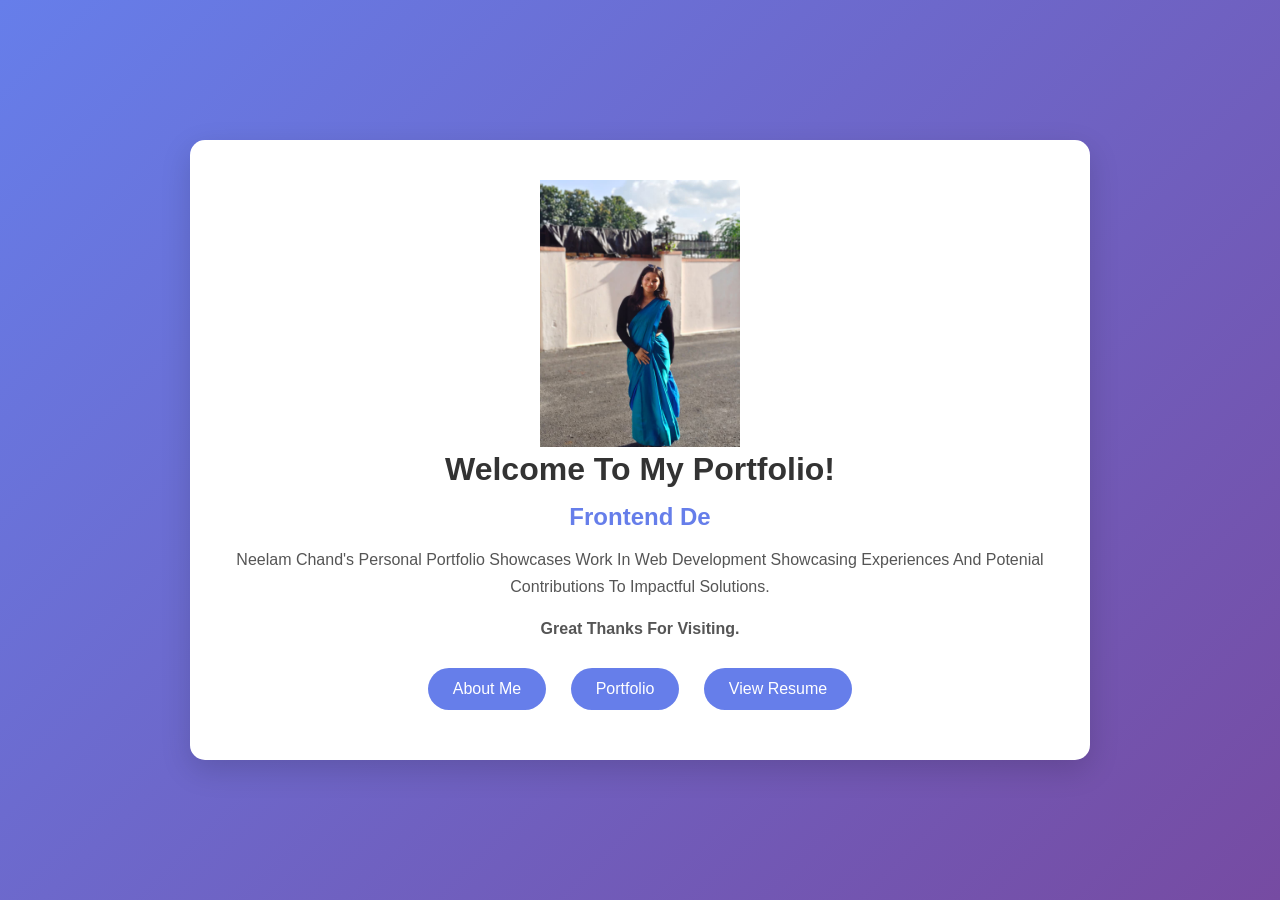
<file: index.html>
<!DOCTYPE html>
<html lang="en">
<head>
<meta charset="UTF-8">
<meta name="viewport" content="width=device-width, initial-scale=1.0">
<title>My Portfolio</title>
<link rel="stylesheet" href="style.css">
</head>

<body>

<div class="container">

<img src="myphoto.jpg" alt="My Photo" width ="200">

<h1>Welcome To My Portfolio!</h1>

<h2 id="typing"></h2>

<p>
Neelam Chand's Personal Portfolio 
Showcases Work In Web Development
Showcasing Experiences And Potenial 
Contributions To Impactful Solutions.
</p>
<p>
    <b> Great Thanks For Visiting.</b> 

</p>

<div class="buttons">
<a href="about.html" class="btn">About Me</a>
<a href="portfolio.html" class="btn">Portfolio</a>
<a href="resume.html" class ="btn">View Resume</a>
</div>

</div>

<script>
const text = "Frontend Developer";
let i = 0;

function typeWriter() {
    if(i < text.length){
        document.getElementById("typing").innerHTML += text.charAt(i);
        i++;
        setTimeout(typeWriter,100);
    }
}

typeWriter();
</script>

</body>
</html>
</file>
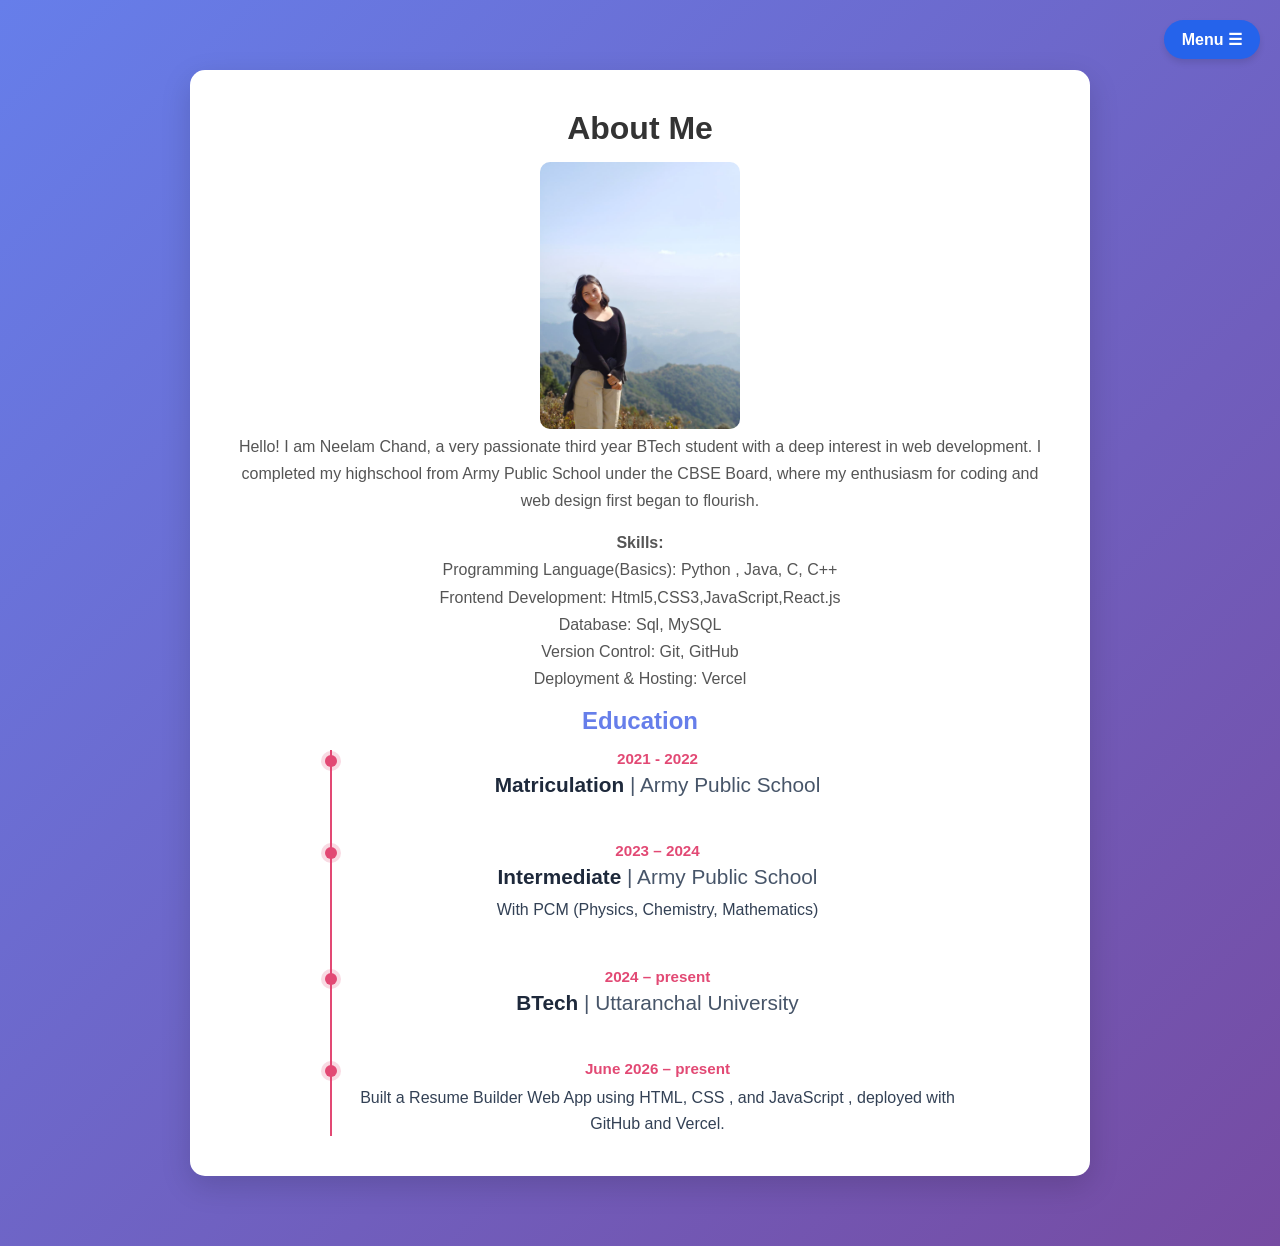
<file: about.html>
<!DOCTYPE html>
<html lang="en">
<head>
<meta charset="UTF-8">
<meta name="viewport" content="width=device-width, initial-scale=1.0">
<title>About Me</title>
<link rel="stylesheet" href="style.css">
</head>

<body>
<!-- === TOP RIGHT DROPDOWN MENU === -->
  <div class="custom-dropdown" style="position: absolute; top: 20px; right: 20px; z-index: 1000; font-family: sans-serif;">
    <!-- The main action button -->
    <button id="menuBtn" onclick="toggleDropdown(event)" style="background-color: #2563eb; color: white; padding: 10px 18px; border: none; border-radius: 25px; font-weight: 600; cursor: pointer; font-size: 1rem; display: flex; align-items: center; gap: 8px; box-shadow: 0 4px 6px rgba(0,0,0,0.1);">
      Menu ☰
    </button>
    
    <!-- The hidden menu options container -->
    <div id="myDropdown" style="display: none; position: absolute; right: 0; top: 45px; background-color: white; min-width: 180px; box-shadow: 0px 8px 16px rgba(0,0,0,0.15); border-radius: 8px; overflow: hidden; border: 1px solid #e2e8f0;">
      <a href="resume.pdf" download style="color: #334155; padding: 12px 16px; text-decoration: none; display: block; font-size: 0.95rem; font-weight: 500; transition: background 0.2s;" onmouseover="this.style.backgroundColor='#f1f5f9'" onmouseout="this.style.backgroundColor='transparent'">Download Resume</a>
      <a href="contact.html" style="color: #334155; padding: 12px 16px; text-decoration: none; display: block; font-size: 0.95rem; font-weight: 500; transition: background 0.2s;" onmouseover="this.style.backgroundColor='#f1f5f9'" onmouseout="this.style.backgroundColor='transparent'">Contact Me</a>
      <a href="index.html" style="color: #334155; padding: 12px 16px; text-decoration: none; display: block; font-size: 0.95rem; font-weight: 500; border-top: 1px solid #e2e8f0; transition: background 0.2s;" onmouseover="this.style.backgroundColor='#f1f5f9'" onmouseout="this.style.backgroundColor='transparent'">Back Home</a>
    </div>
  </div>
<div class="container">
<h1>About Me</h1>

<!-- PROFILE IMAGE -->
<img src="about.jpg" alt="My Photo" class="about-img">

<p>
Hello! I am Neelam Chand, a very passionate third year BTech student with a deep interest in web development.
I completed my highschool from Army Public School under the CBSE Board, where my enthusiasm for coding and web 
design first began to flourish.
</p>

<p>
<b> Skills: </b><br>
Programming Language(Basics): Python , Java, C, C++
<br>
Frontend Development: Html5,CSS3,JavaScript,React.js
<br>
Database: Sql, MySQL<br>
Version Control: Git, GitHub <br>
Deployment & Hosting: Vercel <br>
</p>
<section>
<h2> Education</h2>
<div id="education" class="timeline-container active">
  
  <div class="timeline-item">
    <div class="timeline-dot"></div>
    <div class="timeline-content">
      <div class="timeline-date">2021 - 2022</div>
      <h3 class="timeline-title">Matriculation <span class="timeline-org">| Army Public School</span></h3>
    </div>
  </div>

  <div class="timeline-item">
    <div class="timeline-dot"></div>
    <div class="timeline-content">
      <div class="timeline-date">2023 – 2024</div>
      <h3 class="timeline-title">Intermediate <span class="timeline-org">| Army Public School</span></h3>
      <p class="timeline-text">
        With PCM (Physics, Chemistry, Mathematics)
      </p>
    </div>
  </div>

  <div class="timeline-item">
    <div class="timeline-dot"></div>
    <div class="timeline-content">
      <div class="timeline-date">2024 – present</div>
      <h3 class="timeline-title">BTech <span class="timeline-org">| Uttaranchal University</span></h3>
      <p class="timeline-text">
        
      </p>
    </div>
  </div>

      <div class="timeline-item">
        <div class="timeline-dot"></div>
        <div class="timeline-content">
          <div class="timeline-date">June 2026 – present</div>
          <h3 class="timeline-title"> <span class="timeline-org"></span></h3>
          <p class="timeline-text">
            Built a Resume Builder Web App using HTML, CSS , and JavaScript , deployed with GitHub and Vercel.
          </p>
        </div>
      </div>

    </div>
</div>
</section>
<br><br>
<script>
  // Simplified Dropdown Toggle
  function toggleDropdown(event) {
    event.stopPropagation(); // Stops page click events from firing simultaneously
    const dropdown = document.getElementById("myDropdown");
    
    if (dropdown.style.display === "none" || dropdown.style.display === "") {
      dropdown.style.display = "block";
    } else {
      dropdown.style.display = "none";
    }
  }

  // Closes the menu frame instantly if you click anywhere else on the browser page
  document.addEventListener("click", function(event) {
    const dropdown = document.getElementById("myDropdown");
    const menuBtn = document.getElementById("menuBtn");
    
    if (dropdown && event.target !== menuBtn) {
      dropdown.style.display = "none";
    }
  });

  // Timeline Switcher Script
  function switchTl(event, index) {
    const eduBtn = document.getElementById('eduBtn');
    const expBtn = document.getElementById('expBtn');
    const track = document.getElementById('tlTrack');
    
    if (index === 0) {
      eduBtn.style.color = '#e24974';
      eduBtn.style.borderBottom = '3px solid #e24974';
      expBtn.style.color = '#94a3b8';
      expBtn.style.borderBottom = '3px solid transparent';
      track.style.transform = 'translateX(0%)';
    } else {
      expBtn.style.color = '#e24974';
      expBtn.style.borderBottom = '3px solid #e24974';
      eduBtn.style.color = '#94a3b8';
      eduBtn.style.borderBottom = '3px solid transparent';
      track.style.transform = 'translateX(-50%)';
    }
  }
</script>

</body>
</html>
</file>
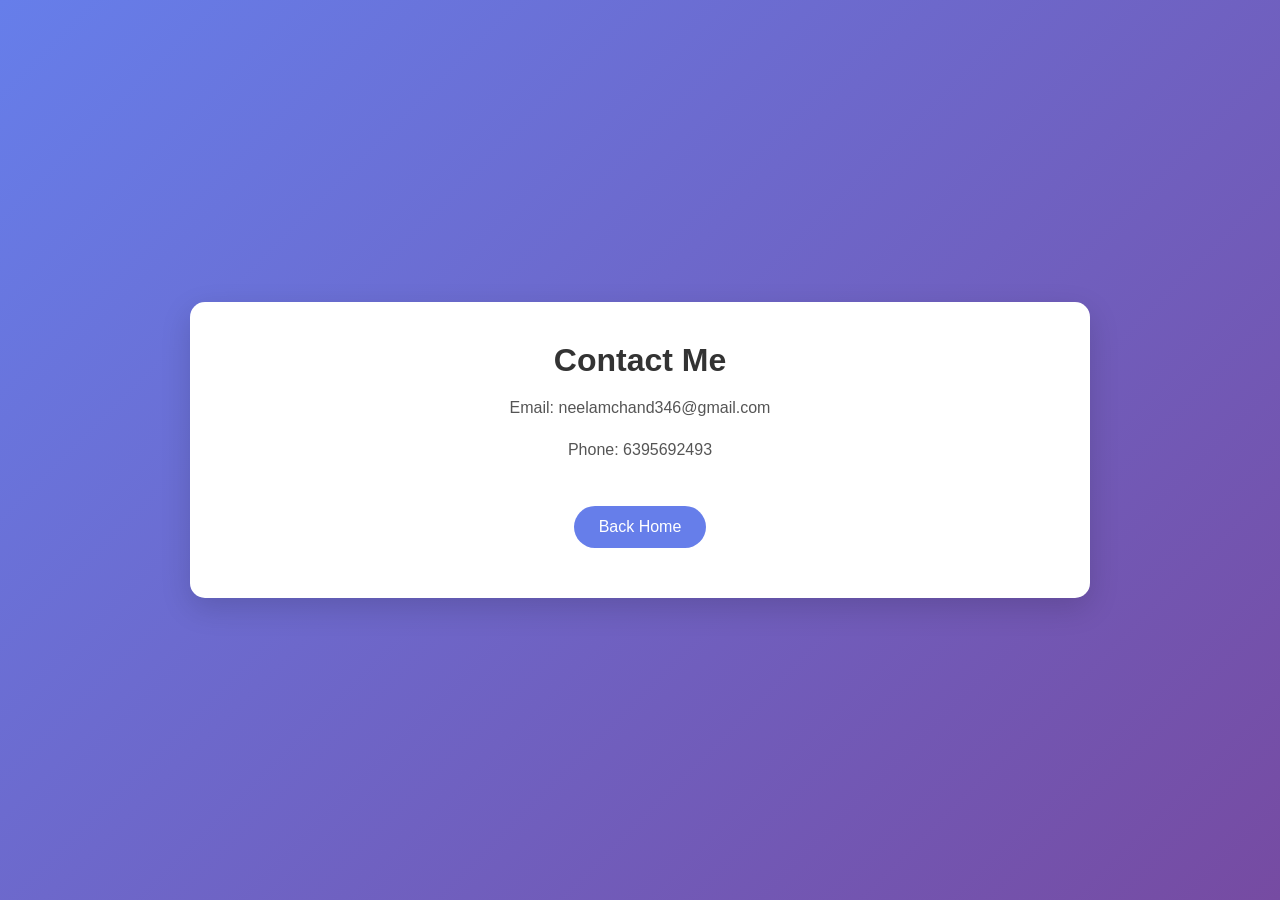
<file: contact.html>
<!DOCTYPE html>
<html lang="en">
<head>
<meta charset="UTF-8">
<meta name="viewport" content="width=device-width, initial-scale=1.0">
<title>Contact Me</title>
<link rel="stylesheet" href="style.css">
</head>

<body>

<div class="container">

<h1>Contact Me</h1>

<p>Email: neelamchand346@gmail.com</p>
<p>Phone: 6395692493</p>

<br>

<a href="index.html" class="btn">Back Home</a>

</div>

</body>
</html>
</file>
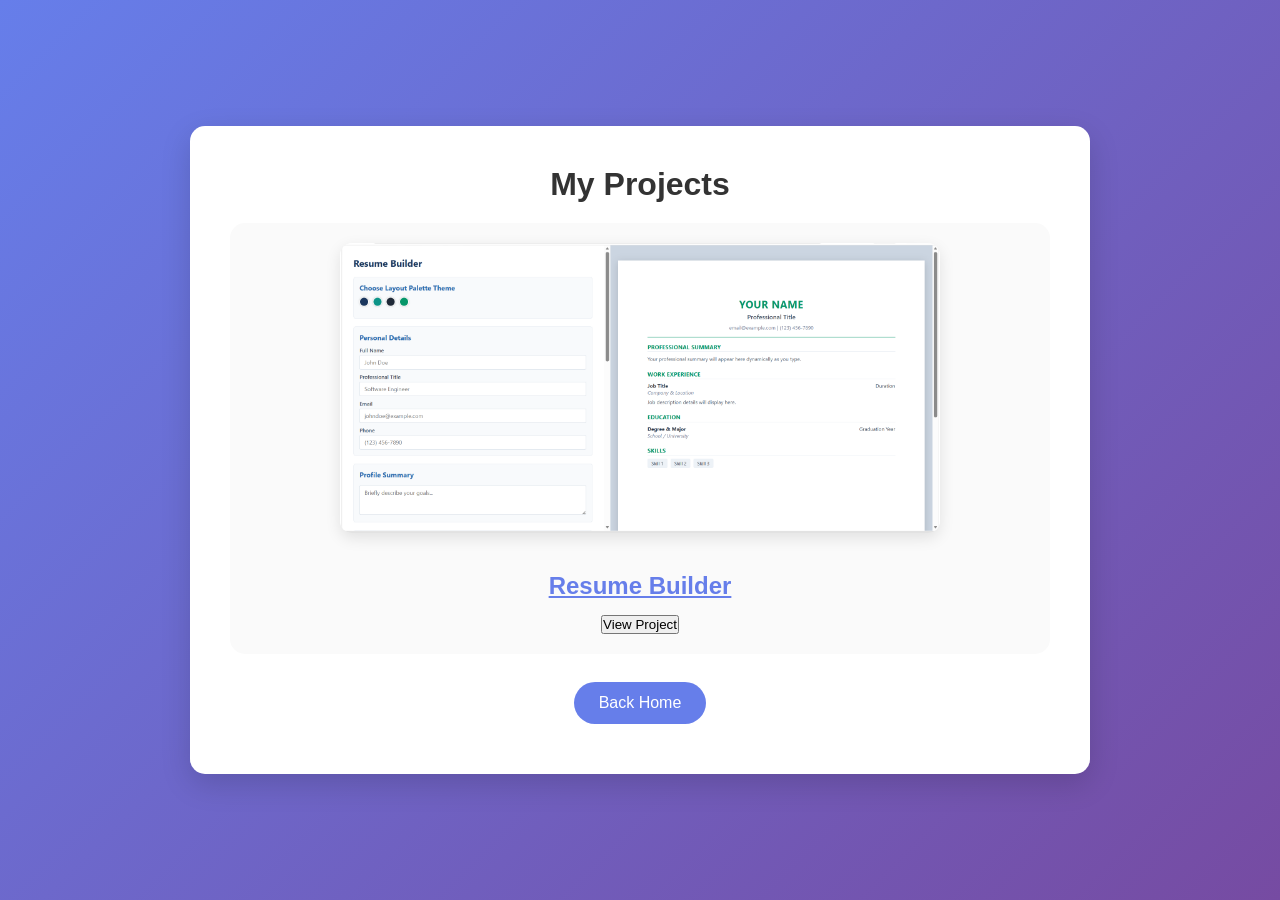
<file: portfolio.html>
<!DOCTYPE html>
<html lang="en">
<head>
<meta charset="UTF-8">
<meta name="viewport" content="width=device-width, initial-scale=1.0">
<title>Portfolio</title>
<link rel="stylesheet" href="style.css">
</head>

<body>

<div class="container">

<h1>My Projects</h1>

<div class="project-card">

<img src="resume.png.png"
alt="Resume Builder"
class="project-img">

<h2><u>Resume Builder</u></h2>
   <a href ="project1.html">
<button> View Project</button>
</a>

</div>


<br>

<a href="index.html" class="btn">
Back Home
</a>

</div>
</body>
</html>
</file>
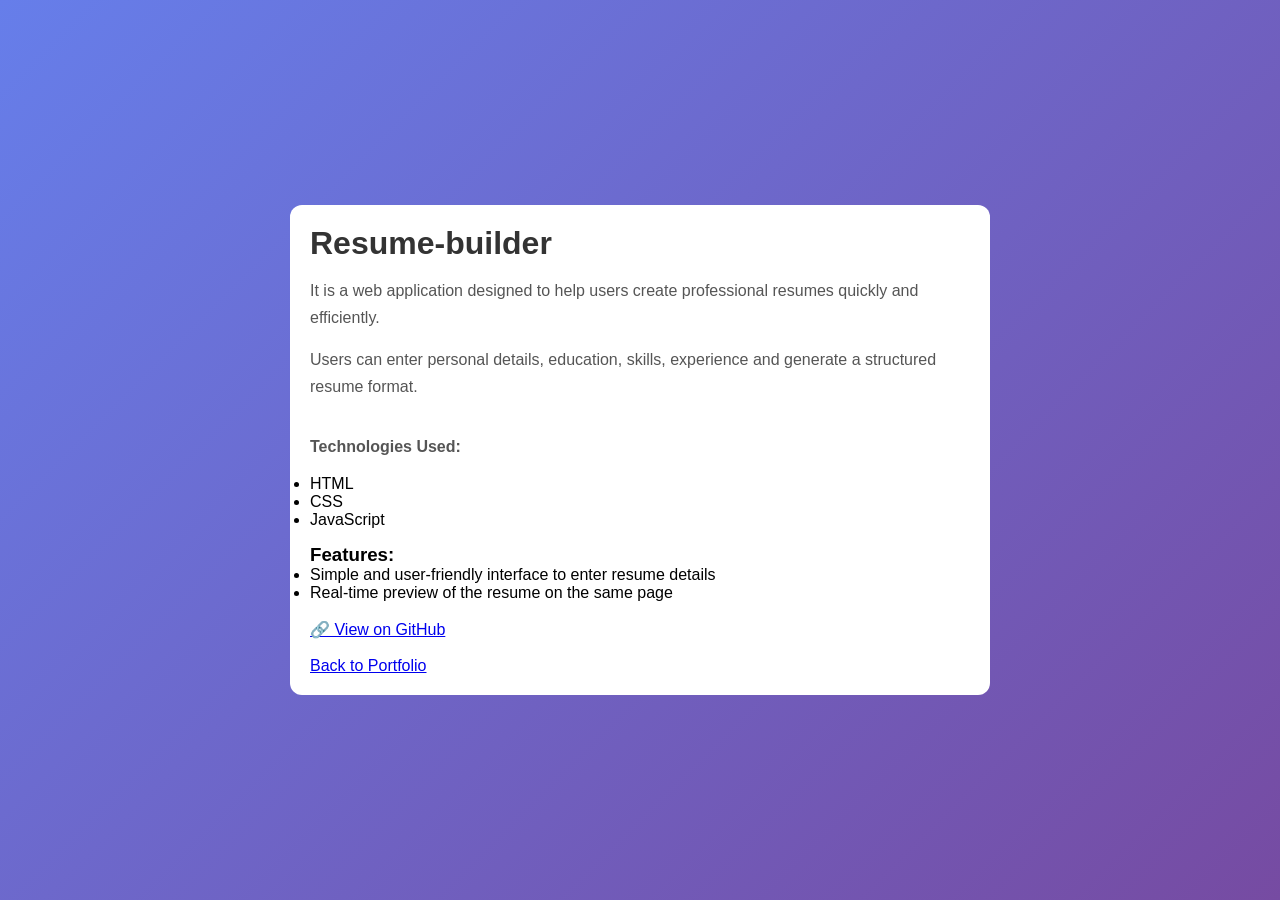
<file: project1.html>
<!DOCTYPE html>
<html>
<head>
    <title>My Project Details</title>
    <link rel="stylesheet" href="style.css">
</head>

<body>

    <div class="project-page">
        <h1>Resume-builder</h1>

        <p>
<p>
It is a web application designed to help users
create professional resumes quickly and efficiently.
</p>

<p>
Users can enter personal details, education, skills,
experience and generate a structured resume format.
</p>
<br>
<p>
<strong>Technologies Used:</strong>
<ul>
<li>HTML</li> 
<li>CSS</li>
<li>JavaScript</li>
</ul>
</p>

        </p>

        <h3>Features:</h3>
        <ul>
            <li>Simple and user-friendly interface to enter resume details</li>
            <li>Real-time preview of the resume on the same page</li>
        </ul>
        <br>
        <a href="https://github.com/neelam1514/Resume-builder" target="_blank">
            🔗 View on GitHub
        </a>

        <br><br>

        <a href="index.html"> Back to Portfolio</a>
    </div>

</body>
</html>
</file>
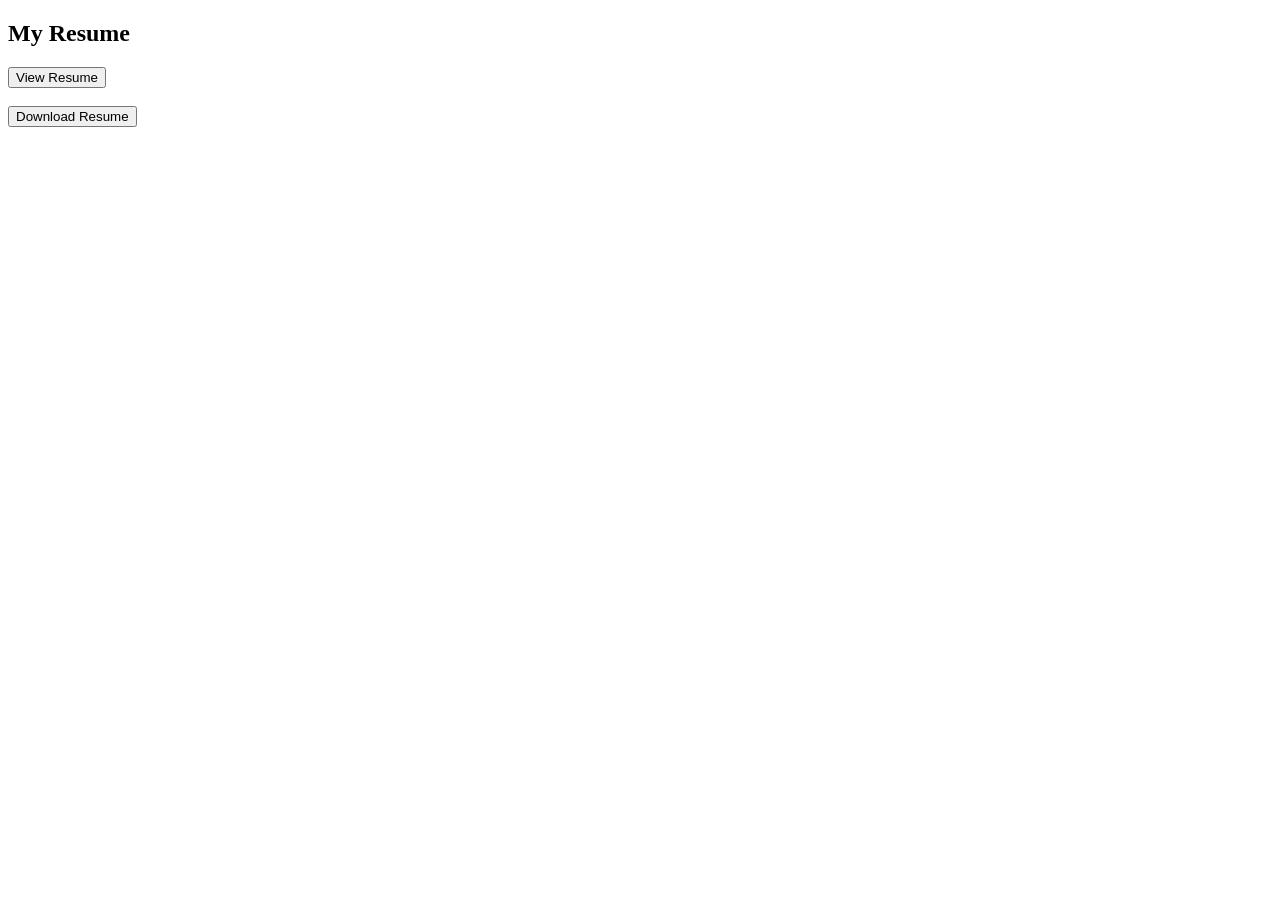
<file: resume.html>
<!DOCTYPE html>
<html>
<head>
  <title>My Resume</title>
</head>
<body>

<h2>My Resume</h2>

<a href="resume.pdf.pdf" target="_blank">
  <button>View Resume</button>
</a>

<br><br>

<a href="resume.pdf.pdf" download>
  <button>Download Resume</button>
</a>

</body>
</html>
</file>
<file: style.css>
*{
    margin:0;
    padding:0;
    box-sizing:border-box;
    font-family:'Segoe UI',sans-serif;
}

body{
    min-height:100vh;
    display:flex;
    justify-content:center;
    align-items:center;
    background:linear-gradient(
        135deg,
        #667eea,
        #764ba2
    );
    padding:20px;
}

.container{
    background:white;
    width:90%;
    max-width:900px;
    margin: 50px auto;
    padding:40px;
    border-radius:15px;
    text-align:center;
    box-shadow:0 10px 30px rgba(0,0,0,0.15);
}

.profile-img{
    width:180px;
    height:180px;
    object-fit:cover;
    border-radius:50%;
    border:5px solid #667eea;
    margin-bottom:20px;
}

h1{
    color:#333;
    margin-bottom:15px;
}

h2{
    color:#667eea;
    margin:15px 0;
}

p{
    color:#555;
    line-height:1.7;
    margin-bottom:15px;
}

.btn{
    display:inline-block;
    margin:10px;
    padding:12px 25px;
    background:#667eea;
    color:white;
    text-decoration:none;
    border-radius:30px;
    transition:0.3s;
}

.btn:hover{
    background:#5563d8;
    transform:translateY(-3px);
}

.project-card{
    background:#fafafa;
    border-radius:15px;
    padding:20px;
    margin-top:20px;
    transition:0.3s;
}

.project-card:hover{
    transform:scale(1.02);
}

.project-img{
    width:100%;
    max-width:600px;
    border-radius:12px;
    margin-bottom:20px;
    box-shadow:0 5px 15px rgba(0,0,0,0.1);
}

.skill{
    margin:20px 0;
    text-align:left;
}

.skill span{
    font-weight:600;
}

.about-img {
    width: 200px;
    height: auto;
    border-radius: 10px;
}
.project-page {
    background: white;
    width:80%;
    max-width: 700px;
    padding: 20px;
    border-radius:12px;
    font-family: Arial;
}

    /* Timeline Section Setup */
    .timeline-section {
      position: relative;
      font-family: 'Segoe UI', Tahoma, Geneva, Verdana, sans-serif;
      background: linear-gradient(135deg, #ffeef2 0%, #e6f7f4 100%);
      padding: 60px 20px;
      overflow: hidden;
    }

    /* Decorative Background Blobs */
    .blob {
      position: absolute;
      border-radius: 50%;
      filter: blur(50px);
      z-index: 0;
      opacity: 0.5;
    }
    .blob-1 {
      width: 140px;
      height: 140px;
      background-color: #b19ffb;
      top: 10%;
      left: 5%;
    }
    .blob-2 {
      width: 160px;
      height: 160px;
      background-color: #ff9ebb;
      bottom: 15%;
      right: 5%;
    }

    /* Timeline Inner Container */
    .timeline-container {
      position: relative;
      max-width: 650px;
      margin: 0 auto;
      padding-left: 35px; 
      z-index: 1;
    }

    /* The Vertical Line */
    .timeline-container::before {
      content: '';
      position: absolute;
      top: 0;
      bottom: 0;
      left: 15px;
      width: 2px;
      background-color: #e24974; 
    }

    /* Timeline Entry Block */
    .timeline-item {
      position: relative;
      margin-bottom: 45px;
    }
    .timeline-item:last-child {
      margin-bottom: 0;
    }

    /* Timeline Node Dots */
    .timeline-dot {
      position: absolute;
      left: -25px; 
      top: 5px;
      width: 12px;
      height: 12px;
      border-radius: 50%;
      background-color: #e24974;
      box-shadow: 0 0 0 4px rgba(226, 73, 116, 0.2);
    }

    /* Text Formatting */
    .timeline-date {
      color: #e24974;
      font-size: 0.95rem;
      font-weight: 600;
      margin-bottom: 6px;
    }

    .timeline-title {
      color: #1e293b;
      font-size: 1.3rem;
      font-weight: 700;
      margin: 0 0 8px 0;
    }

    .timeline-org {
      color: #475569;
      font-weight: 500;
    }

    .timeline-text {
      color: #334155;
      font-size: 1rem;
      line-height: 1.6;
      margin: 0;
    }

@media(max-width:768px){

    .container{
        padding:20px;
    }

    .profile-img{
        width:140px;
        height:140px;
    }

    h1{
        font-size:28px;
    }

    .btn{
        display:block;
        width:100%;
        margin:10px 0;
    }
}
</file>
